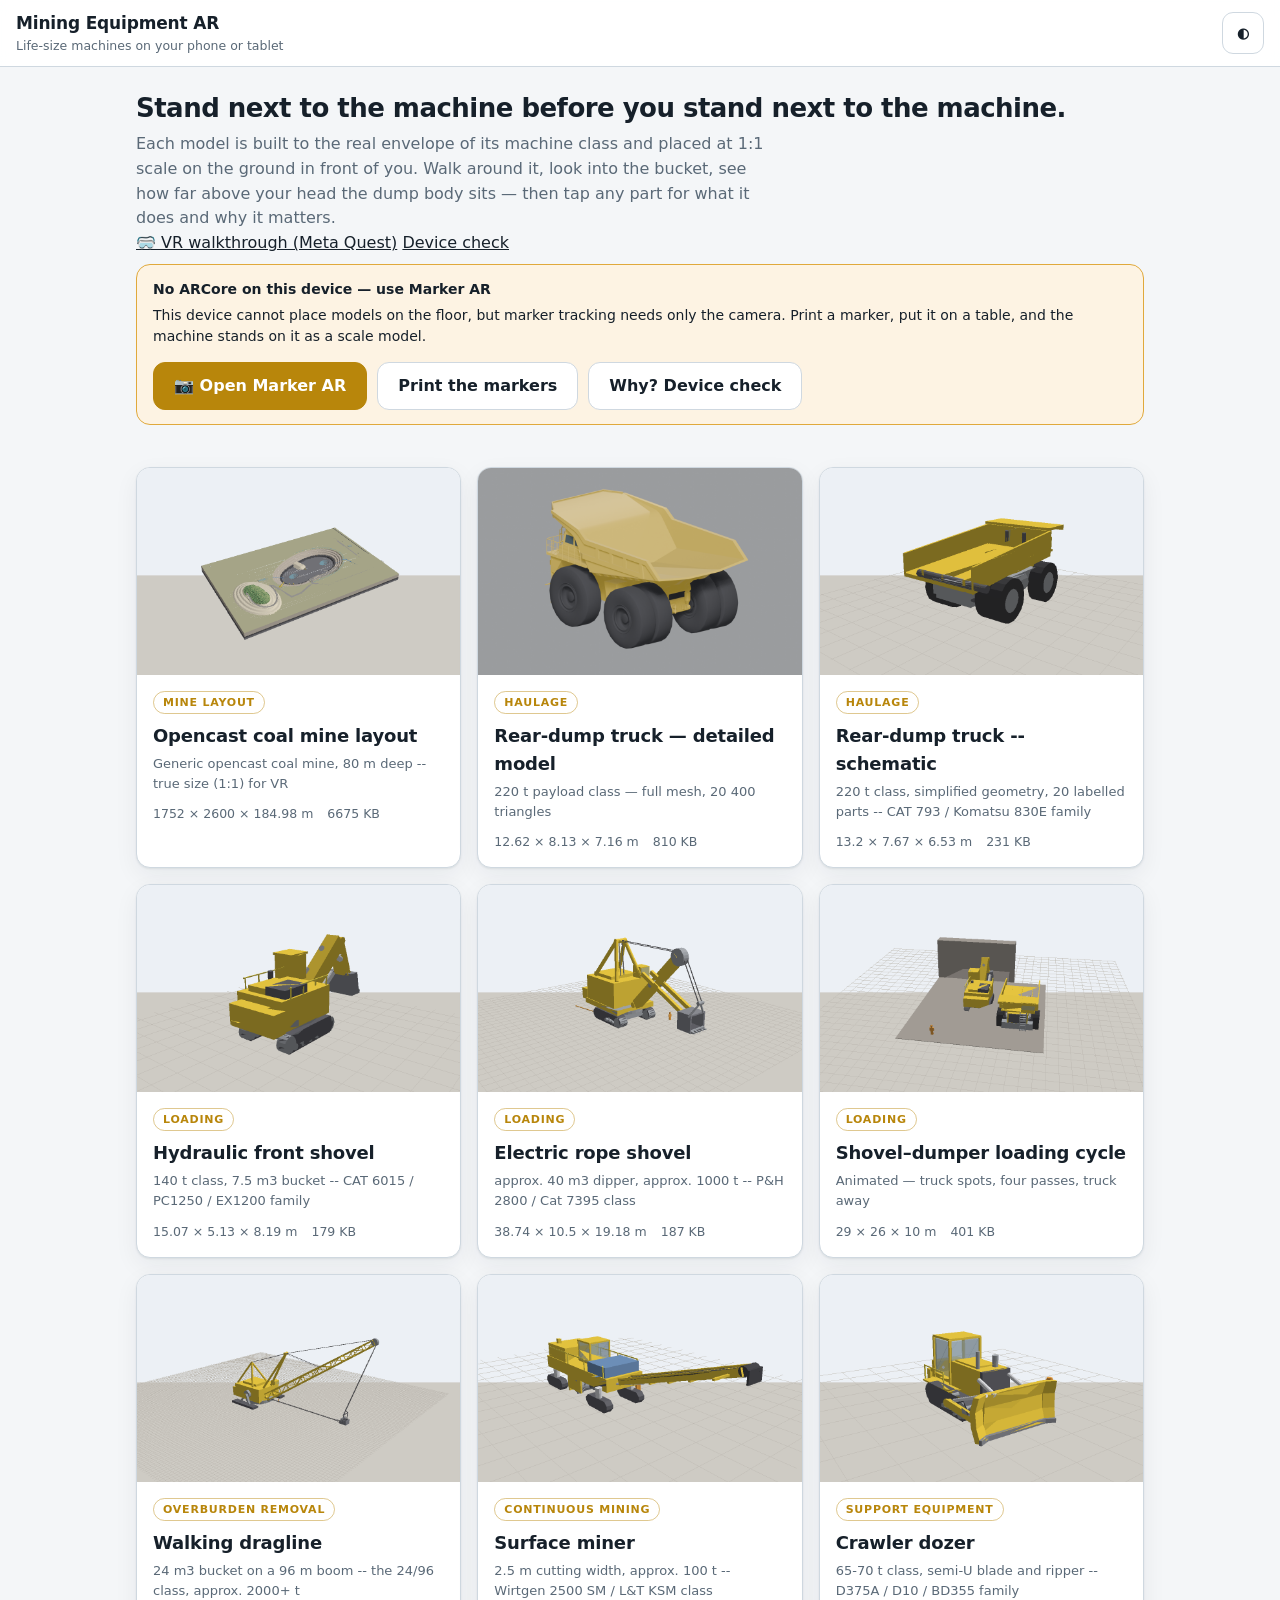
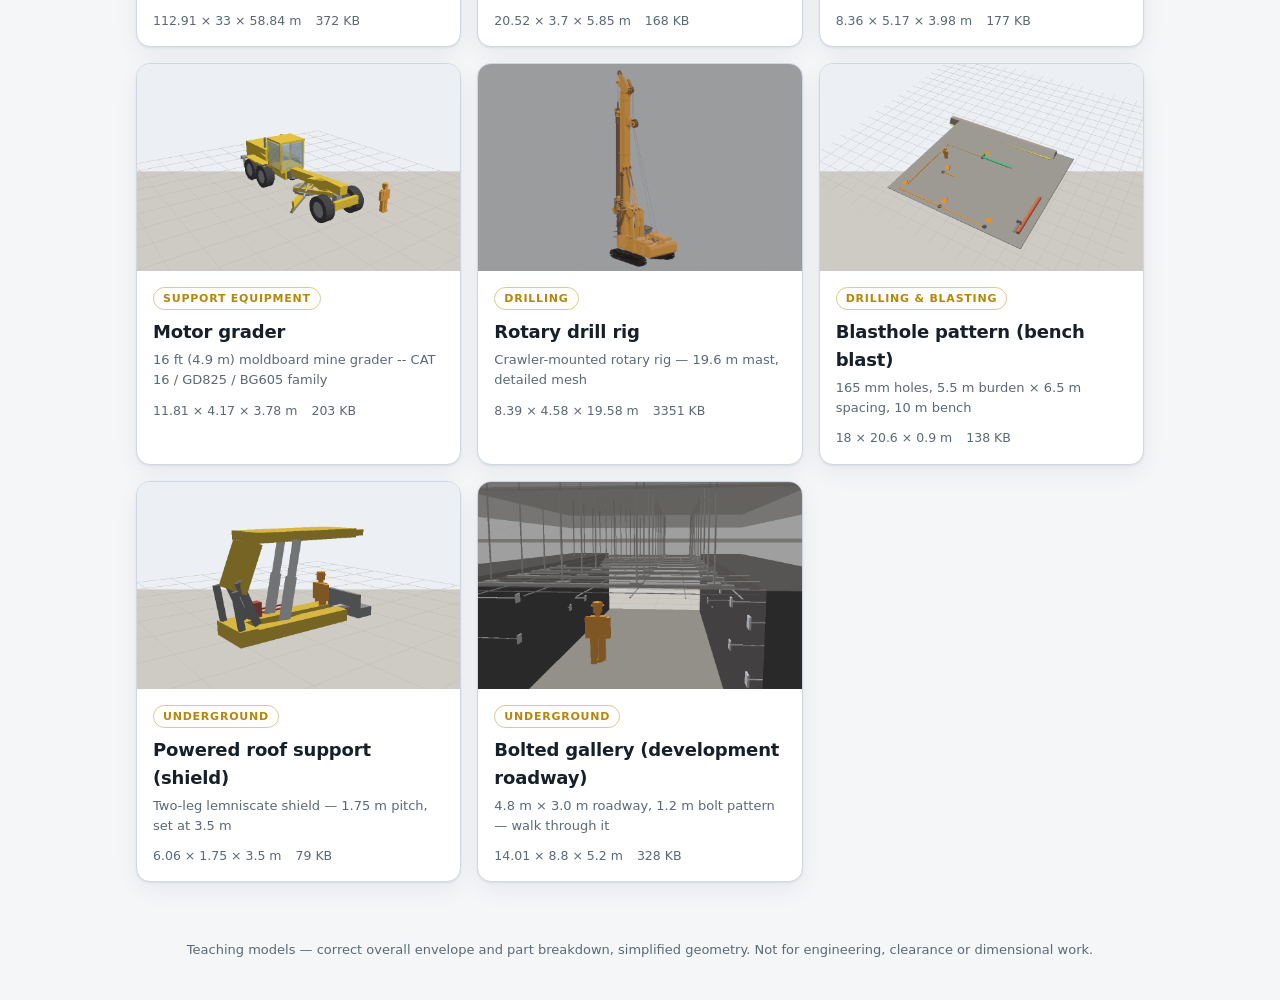
<file: web/index.html>
<!doctype html>
<html lang="en">
<head>
<meta charset="utf-8">
<meta name="viewport" content="width=device-width, initial-scale=1, viewport-fit=cover">
<title>Mining Equipment AR</title>
<meta name="description" content="Augmented-reality models of opencast mining equipment for Android phones and tablets.">
<meta name="theme-color" content="#f0b323">
<link rel="stylesheet" href="app.css">
</head>
<body>

<header class="topbar">
  <div class="grow">
    <h1>Mining Equipment AR</h1>
    <p class="sub">Life-size machines on your phone or tablet</p>
  </div>
  <button class="iconbtn" id="theme" title="Switch light / dark">◐</button>
</header>

<main class="wrap">
  <section class="hero">
    <h2>Stand next to the machine before you stand next to the machine.</h2>
    <p>
      Each model is built to the real envelope of its machine class and placed
      at 1:1 scale on the ground in front of you. Walk around it, look into the
      bucket, see how far above your head the dump body sits — then tap any
      part for what it does and why it matters.
    </p>
    <div class="cta">
      <a class="cta-alt" href="vr.html">🥽 VR walkthrough (Meta Quest)</a>
      <a class="cta-alt" href="check.html">Device check</a>
    </div>
  </section>

  <!-- Above the machine cards on purpose: on a tablet this is the entry
       point that actually works, and below the grid nobody ever finds it. -->
  <div class="note" id="device-note">
    <strong>Checking what this device can do…</strong>
    One moment.
  </div>

  <div id="catalog" class="grid" aria-busy="true"></div>
</main>

<footer>
  Teaching models — correct overall envelope and part breakdown, simplified
  geometry. Not for engineering, clearance or dimensional work.
</footer>

<script>
(function () {
  "use strict";

  var saved = null;
  try { saved = localStorage.getItem("mining-ar-theme"); } catch (e) {}
  if (saved) document.documentElement.setAttribute("data-theme", saved);

  document.getElementById("theme").addEventListener("click", function () {
    var root = document.documentElement;
    var dark = window.matchMedia("(prefers-color-scheme: dark)").matches;
    var current = root.getAttribute("data-theme") || (dark ? "dark" : "light");
    var next = current === "dark" ? "light" : "dark";
    root.setAttribute("data-theme", next);
    try { localStorage.setItem("mining-ar-theme", next); } catch (e) {}
  });

  var grid = document.getElementById("catalog");

  function card(m) {
    var a = document.createElement("a");
    a.className = "card";
    a.href = "viewer.html?m=" + encodeURIComponent(m.id);
    a.innerHTML =
      '<img src="' + m.thumbnail + '" alt="' + m.name + '" loading="lazy">' +
      '<div class="body">' +
        '<span class="tag">' + m.category + "</span>" +
        "<h3>" + m.name + "</h3>" +
        '<p class="sub">' + m.subtitle + "</p>" +
        '<div class="meta">' +
          "<span>" + m.extents_m.length_z + " × " + m.extents_m.width_x +
            " × " + m.extents_m.height_y + " m</span>" +
          "<span>" + Math.round(m.bytes / 1024) + " KB</span>" +
        "</div>" +
      "</div>";
    return a;
  }

  // Tell the user which AR route their device can actually take, rather than
  // letting them discover it by tapping a button that does nothing. Ask the
  // browser, never the user agent and never a Play Store search: the Redmi
  // Pad 2 Pro runs full AR but shows no "Google Play Services for AR" in the
  // store, because the component is preinstalled and hidden from search.
  var note = document.getElementById("device-note");

  function describeDevice(hasWebXR) {
    var secure = window.isSecureContext;
    if (hasWebXR) {
      note.innerHTML =
        "<strong>This device supports full AR</strong>" +
        "Open any machine and tap <em>View at full size in AR</em> to stand it " +
        "on the floor at 1:1. You will want about 20 m² of clear ground." +
        '<div class="cta">' +
          '<a class="cta-alt" href="check.html">Device check</a>' +
        "</div>";
      return;
    }
    note.innerHTML =
      "<strong>No ARCore on this device — use Marker AR</strong>" +
      "This device cannot place models on the floor, but marker tracking " +
      "needs only the camera. Print a marker, put it on a table, and the " +
      "machine stands on it as a scale model." +
      '<div class="cta">' +
        '<a class="cta-main" href="marker.html">📷 Open Marker AR</a>' +
        '<a class="cta-alt" href="print-markers.html">Print the markers</a>' +
        '<a class="cta-alt" href="check.html">Why? Device check</a>' +
      "</div>" +
      (secure ? "" :
        "<p class=\"warn\">⚠ This page is on plain http and not on " +
        "localhost, so the camera is blocked. Connect the tablet by USB and " +
        "run <code>python usb_tablet.py</code>, or serve over https.</p>");
  }

  if (navigator.xr && navigator.xr.isSessionSupported) {
    navigator.xr.isSessionSupported("immersive-ar")
      .then(describeDevice)
      .catch(function () { describeDevice(false); });
  } else {
    describeDevice(false);
  }

  fetch("data/catalog.json", { cache: "no-cache" })
    .then(function (r) {
      if (!r.ok) throw new Error("HTTP " + r.status);
      return r.json();
    })
    .then(function (cat) {
      grid.removeAttribute("aria-busy");
      cat.machines.forEach(function (m) { grid.appendChild(card(m)); });
    })
    .catch(function (err) {
      grid.removeAttribute("aria-busy");
      grid.innerHTML =
        '<div class="note"><strong>Could not load the catalogue</strong>' +
        "Open this page through a web server rather than as a file — run " +
        "<code>python tools/serve.py</code> and use the address it prints. " +
        "(" + err.message + ")</div>";
    });
})();
</script>
</body>
</html>
</file>
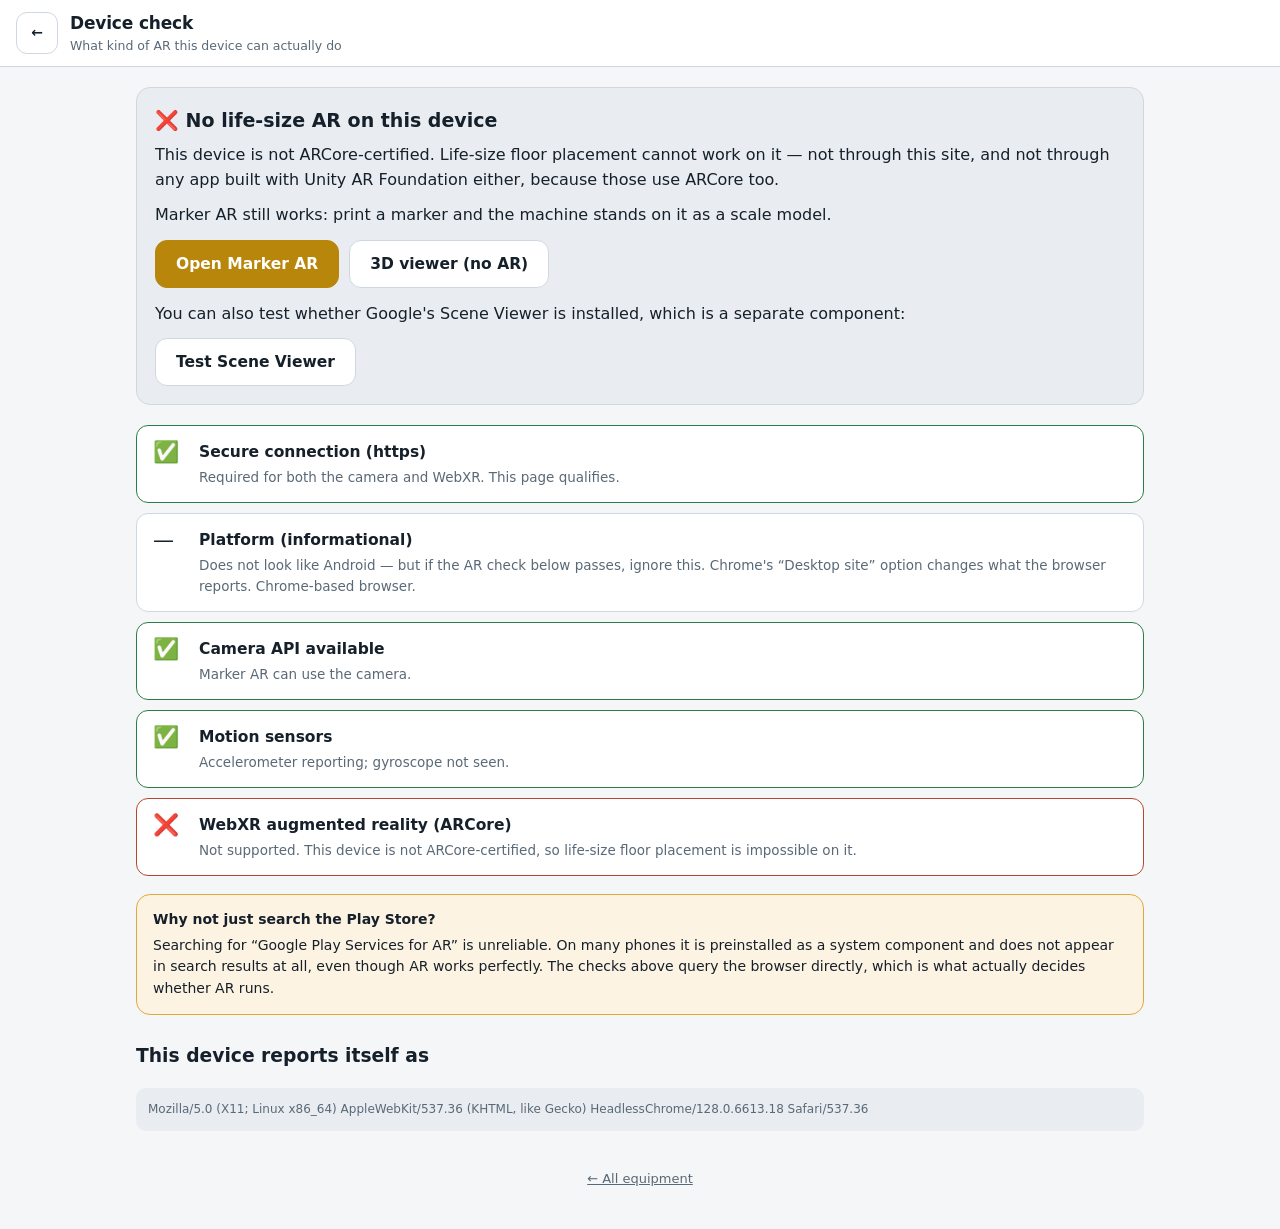
<file: web/check.html>
<!doctype html>
<html lang="en">
<head>
<meta charset="utf-8">
<meta name="viewport" content="width=device-width, initial-scale=1, viewport-fit=cover">
<title>Device check — Mining Equipment AR</title>
<meta name="theme-color" content="#f0b323">
<link rel="stylesheet" href="app.css">
<style>
  .result { display: grid; gap: 10px; margin: 18px 0; }
  .row {
    display: grid; grid-template-columns: 34px 1fr; gap: 12px;
    align-items: start; padding: 14px 16px;
    border: 1px solid var(--line); border-radius: 12px; background: var(--surface);
  }
  .row .mark { font-size: 21px; line-height: 1.2; }
  .row h3 { margin: 0 0 3px; font-size: 15.5px; }
  .row p { margin: 0; font-size: 13.5px; color: var(--muted); }
  .row.yes { border-color: #2e7d46; }
  .row.no  { border-color: #b4472e; }
  .verdict {
    padding: 18px; border-radius: 14px; margin: 20px 0;
    background: var(--surface-2); border: 1px solid var(--line);
  }
  .verdict h2 { margin: 0 0 8px; font-size: 19px; }
  .verdict p { margin: 0 0 10px; }
  .btnrow { display: flex; flex-wrap: wrap; gap: 10px; margin-top: 12px; }
  .b {
    display: inline-flex; align-items: center; justify-content: center;
    min-height: 48px; padding: 0 20px; border-radius: 12px;
    font-size: 15.5px; font-weight: 700; text-decoration: none;
    border: 1px solid var(--line); background: var(--surface); color: var(--text);
  }
  .b.main { background: var(--accent); color: var(--accent-ink); border-color: var(--accent); }
  .ua { font-size: 12px; color: var(--muted); word-break: break-all;
        background: var(--surface-2); padding: 12px; border-radius: 10px; }
</style>
</head>
<body>

<header class="topbar">
  <a class="iconbtn" href="index.html" aria-label="Back">←</a>
  <div class="grow">
    <h1>Device check</h1>
    <p class="sub">What kind of AR this device can actually do</p>
  </div>
</header>

<main class="wrap">
  <div class="verdict" id="verdict">
    <h2>Testing…</h2>
    <p>One moment.</p>
  </div>

  <div class="result" id="result"></div>

  <div class="note">
    <strong>Why not just search the Play Store?</strong>
    Searching for “Google Play Services for AR” is unreliable. On many phones
    it is preinstalled as a system component and does not appear in search
    results at all, even though AR works perfectly. The checks above query the
    browser directly, which is what actually decides whether AR runs.
  </div>

  <h3 style="margin-top:26px">This device reports itself as</h3>
  <p class="ua" id="ua"></p>
</main>

<footer>
  <a href="index.html">← All equipment</a>
</footer>

<script>
(function () {
  "use strict";

  var resultEl = document.getElementById("result");
  var verdictEl = document.getElementById("verdict");
  document.getElementById("ua").textContent = navigator.userAgent;

  var checks = [];

  function add(ok, title, detail) {
    checks.push({ ok: ok, title: title, detail: detail });
  }

  function draw() {
    resultEl.innerHTML = checks.map(function (c) {
      var cls = c.ok === null ? "" : (c.ok ? "yes" : "no");
      var mark = c.ok === null ? "—" : (c.ok ? "✅" : "❌");
      return '<div class="row ' + cls + '">' +
             '<div class="mark">' + mark + "</div>" +
             "<div><h3>" + c.title + "</h3><p>" + c.detail + "</p></div></div>";
    }).join("");
  }

  var ua = navigator.userAgent;
  var isAndroid = /Android/i.test(ua);
  var isChrome = /Chrome\//.test(ua) && !/EdgA|OPR|SamsungBrowser/.test(ua);
  var secure = window.isSecureContext;

  add(secure, "Secure connection (https)",
      secure ? "Required for both the camera and WebXR. This page qualifies."
             : "This page is on plain http, so the camera and WebXR are " +
               "blocked no matter what the hardware can do.");

  // Informational only, never pass/fail. Reading the platform from the user
  // agent is guesswork: Chrome's "Desktop site" toggle rewrites the UA while
  // leaving the hardware untouched, so an Android tablet can report itself as
  // a desktop and still do full AR. The WebXR check below is the real answer
  // and overrules anything guessed here.
  add(null, "Platform (informational)",
      (isAndroid ? "Looks like Android."
                 : "Does not look like Android — but if the AR check below " +
                   "passes, ignore this. Chrome's “Desktop site” option " +
                   "changes what the browser reports.") +
      (isChrome ? " Chrome-based browser." : " Not a Chrome-based browser."));

  var hasCam = !!(navigator.mediaDevices && navigator.mediaDevices.getUserMedia);
  add(hasCam, "Camera API available",
      hasCam ? "Marker AR can use the camera."
             : "No camera API, so no AR of any kind.");

  add(null, "Motion sensors", "checking…");
  add(null, "WebXR augmented reality (ARCore)", "checking…");
  draw();

  // Motion sensors: needed for stable tracking of any kind.
  var motionIndex = 3;
  var gotMotion = false;
  function motionResult(ok, detail) {
    checks[motionIndex] = { ok: ok, title: "Motion sensors", detail: detail };
    draw();
  }
  if (typeof DeviceMotionEvent === "undefined") {
    motionResult(false, "No motion sensor API in this browser.");
  } else {
    var timer = setTimeout(function () {
      if (!gotMotion) {
        motionResult(null, "No readings within 2 seconds. On some devices " +
                     "permission is needed first; this is not conclusive.");
      }
    }, 2000);
    window.addEventListener("devicemotion", function handler(e) {
      if (gotMotion) return;
      gotMotion = true;
      clearTimeout(timer);
      var rot = e.rotationRate && (e.rotationRate.alpha !== null);
      motionResult(true, rot ? "Accelerometer and gyroscope are reporting."
                             : "Accelerometer reporting; gyroscope not seen.");
      window.removeEventListener("devicemotion", handler);
    });
  }

  // The decisive test: WebXR immersive-ar means ARCore is present and working.
  var xrIndex = 4;
  function finish(hasXR, detail) {
    checks[xrIndex] = {
      ok: hasXR, title: "WebXR augmented reality (ARCore)", detail: detail
    };
    draw();
    verdict(hasXR);
  }

  if (!navigator.xr) {
    finish(false, "This browser exposes no WebXR at all, which on Android " +
                  "means Google Play Services for AR is absent.");
  } else if (!navigator.xr.isSessionSupported) {
    finish(false, "WebXR is present but incomplete.");
  } else {
    navigator.xr.isSessionSupported("immersive-ar").then(function (ok) {
      finish(ok, ok ? "Supported. This device can place models on the floor at "
                    + "full size."
                    : "Not supported. This device is not ARCore-certified, so "
                    + "life-size floor placement is impossible on it.");
    }).catch(function () {
      finish(false, "The check failed, which in practice means unsupported.");
    });
  }

  function verdict(hasXR) {
    if (hasXR) {
      verdictEl.innerHTML =
        "<h2>✅ Full AR works on this device</h2>" +
        "<p>You can place a machine on the ground at true 1:1 and walk " +
        "around it. This is the device to use for the life-size demonstration.</p>" +
        '<div class="btnrow">' +
          '<a class="b main" href="viewer.html?m=dumper">Open the dumper</a>' +
          '<a class="b" href="viewer.html?m=shovel">Open the shovel</a>' +
        "</div>";
    } else {
      verdictEl.innerHTML =
        "<h2>❌ No life-size AR on this device</h2>" +
        "<p>This device is not ARCore-certified. Life-size floor placement " +
        "cannot work on it — not through this site, and not through any app " +
        "built with Unity AR Foundation either, because those use ARCore too.</p>" +
        "<p>Marker AR still works: print a marker and the machine stands on " +
        "it as a scale model.</p>" +
        '<div class="btnrow">' +
          '<a class="b main" href="marker.html">Open Marker AR</a>' +
          '<a class="b" href="viewer.html?m=dumper">3D viewer (no AR)</a>' +
        "</div>" +
        "<p style=\"margin-top:14px\">You can also test whether Google's " +
        "Scene Viewer is installed, which is a separate component:</p>" +
        '<div class="btnrow"><a class="b" id="sv" href="#">Test Scene Viewer</a></div>';

      var sv = document.getElementById("sv");
      if (sv) {
        sv.addEventListener("click", function (ev) {
          ev.preventDefault();
          var model = location.href.replace(/check\.html.*$/, "") + "models/dumper.glb";
          var fallback = location.href;
          location.href = "intent://arvr.google.com/scene-viewer/1.0?file=" +
            encodeURIComponent(model) + "&mode=ar_only" +
            "#Intent;scheme=https;package=com.google.android.googlequicksearchbox;" +
            "action=android.intent.action.VIEW;S.browser_fallback_url=" +
            encodeURIComponent(fallback) + ";end;";
        });
      }
    }
  }
})();
</script>
</body>
</html>
</file>
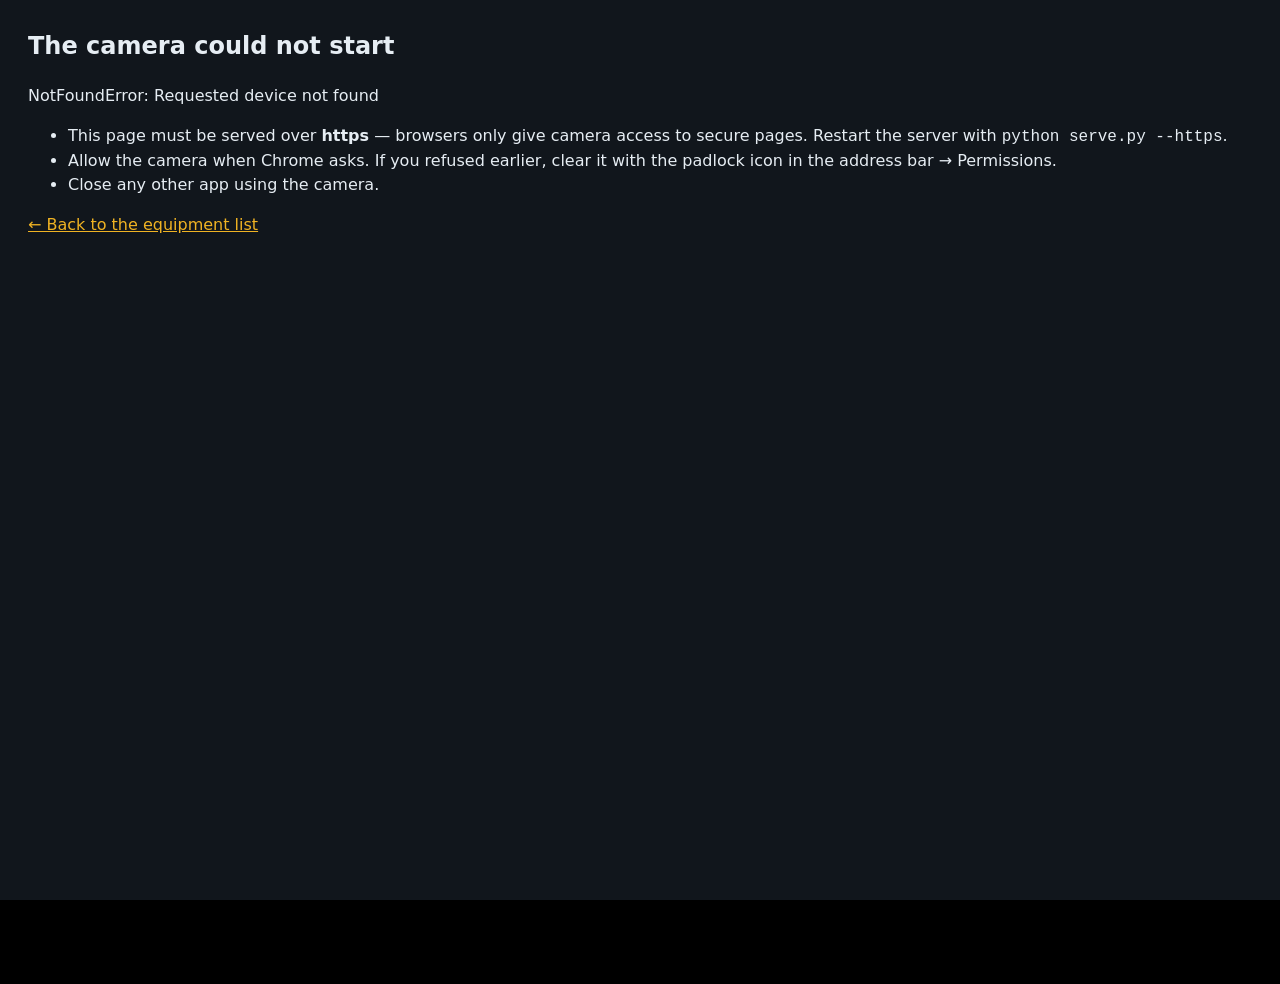
<file: web/marker.html>
<!doctype html>
<html lang="en">
<head>
<meta charset="utf-8">
<meta name="viewport" content="width=device-width, initial-scale=1, maximum-scale=1, user-scalable=no, viewport-fit=cover">
<title>Marker AR — Mining Equipment AR</title>
<meta name="theme-color" content="#f0b323">

<!-- Marker AR needs only a camera, so it runs on tablets that are not
     ARCore-certified (most of them). Both libraries are vendored into
     web/vendor/ by tools/make_markers.py so this also works with no
     internet at all. -->
<script src="vendor/aframe.min.js"></script>
<script src="vendor/aframe-ar.js"></script>

<style>
  :root { --accent: #f0b323; --ink: #11161c; }
  * { box-sizing: border-box; }
  html, body { margin: 0; height: 100%; overflow: hidden; background: #000;
    font: 16px/1.5 system-ui, -apple-system, "Segoe UI", Roboto, sans-serif; }

  /* AR.js injects its own <video>; never hide or reposition it. */
  .a-canvas, video { position: absolute; top: 0; left: 0; }

  .ui { position: fixed; inset: 0; pointer-events: none; z-index: 10;
        display: flex; flex-direction: column; justify-content: space-between; }
  .ui > * { pointer-events: auto; }

  .bar { display: flex; align-items: center; gap: 10px; padding: 10px 12px;
         background: linear-gradient(180deg, rgba(0,0,0,.65), transparent); }
  .bar .spacer { flex: 1; }

  .btn { display: inline-flex; align-items: center; justify-content: center;
         min-height: 42px; padding: 0 14px; border-radius: 11px;
         border: 1px solid rgba(255,255,255,.28); background: rgba(20,24,30,.72);
         color: #fff; font-size: 14px; font-weight: 650; text-decoration: none;
         cursor: pointer; backdrop-filter: blur(6px); }
  .btn[aria-pressed="true"] { background: var(--accent); color: var(--ink);
                              border-color: var(--accent); }

  .status { align-self: center; margin-bottom: 6px; padding: 9px 16px;
            border-radius: 999px; background: rgba(20,24,30,.78); color: #fff;
            font-size: 14px; font-weight: 600; backdrop-filter: blur(6px);
            text-align: center; max-width: 92vw; }
  .status.found { background: rgba(32,120,60,.85); }

  .controls { padding: 10px 12px calc(12px + env(safe-area-inset-bottom));
              background: linear-gradient(0deg, rgba(0,0,0,.7), transparent); }
  .row { display: flex; gap: 8px; overflow-x: auto; scrollbar-width: none;
         padding-bottom: 6px; }
  .row::-webkit-scrollbar { display: none; }
  .row .label { color: #cfd6de; font-size: 12px; font-weight: 700;
                letter-spacing: .06em; text-transform: uppercase;
                align-self: center; flex: 0 0 auto; padding-right: 2px; }
  .chip { flex: 0 0 auto; }

  .size { display: flex; align-items: center; gap: 8px; color: #cfd6de;
          font-size: 13px; margin-top: 8px; }
  .size input { width: 72px; padding: 8px 10px; border-radius: 9px;
                border: 1px solid rgba(255,255,255,.28);
                background: rgba(20,24,30,.72); color: #fff; font: inherit; }

  .fatal { position: fixed; inset: 0; z-index: 50; display: none;
           padding: 28px; background: #11161c; color: #e6edf3; overflow: auto; }
  .fatal h2 { margin-top: 0; }
  .fatal a { color: var(--accent); }
</style>
</head>
<body>

<a-scene
    embedded
    vr-mode-ui="enabled: false"
    device-orientation-permission-ui="enabled: false"
    renderer="antialias: true; alpha: true; colorManagement: true; physicallyCorrectLights: true"
    arjs="sourceType: webcam; debugUIEnabled: false; detectionMode: mono;
          patternRatio: 0.5; maxDetectionRate: 30;
          sourceWidth: 1280; sourceHeight: 960;
          displayWidth: 1280; displayHeight: 960">

  <a-assets timeout="30000">
    <a-asset-item id="dumper" src="models/dumper.glb"></a-asset-item>
    <a-asset-item id="shovel" src="models/shovel.glb"></a-asset-item>
  </a-assets>

  <a-entity light="type: ambient; intensity: 0.75"></a-entity>
  <a-entity light="type: directional; intensity: 0.9"
            position="-1 2.4 1.2"></a-entity>

  <!-- Smoothing matters here: without it a scale model magnifies every
       pixel of marker jitter into a visible shake. -->
  <a-marker id="markerA" preset="hiro"
            smooth="true" smoothCount="8"
            smoothTolerance="0.01" smoothThreshold="3">
    <a-entity id="modelA" gltf-model="#dumper"></a-entity>
  </a-marker>

  <a-marker id="markerB" preset="kanji"
            smooth="true" smoothCount="8"
            smoothTolerance="0.01" smoothThreshold="3">
    <a-entity id="modelB" gltf-model="#shovel"></a-entity>
  </a-marker>

  <a-entity camera></a-entity>
</a-scene>

<div class="ui">
  <div class="bar">
    <a class="btn" href="index.html" aria-label="Back">←</a>
    <div class="spacer"></div>
    <a class="btn" href="print-markers.html" target="_blank">Markers</a>
  </div>

  <div>
    <div id="status" class="status">Starting the camera…</div>
    <div class="controls">
      <div class="row">
        <span class="label">Scale</span>
        <button class="btn chip" data-ratio="50">1:50</button>
        <button class="btn chip" data-ratio="25" aria-pressed="true">1:25</button>
        <button class="btn chip" data-ratio="10">1:10</button>
        <button class="btn chip" data-ratio="5">1:5</button>
      </div>
      <div class="size">
        <label for="mw">Printed marker width</label>
        <input id="mw" type="number" min="3" max="100" step="0.5" value="14">
        <span>cm</span>
        <span id="realsize" class="spacer"></span>
      </div>
    </div>
  </div>
</div>

<div class="fatal" id="fatal">
  <h2>The camera could not start</h2>
  <p id="fatal-why"></p>
  <ul>
    <li>This page must be served over <strong>https</strong> — browsers only
      give camera access to secure pages. Restart the server with
      <code>python serve.py --https</code>.</li>
    <li>Allow the camera when Chrome asks. If you refused earlier, clear it
      with the padlock icon in the address bar → Permissions.</li>
    <li>Close any other app using the camera.</li>
  </ul>
  <p><a href="index.html">← Back to the equipment list</a></p>
</div>

<script>
(function () {
  "use strict";

  var MACHINES = {
    modelA: { name: "Rear-dump truck", lengthM: 13.2, marker: "Marker A (hiro)" },
    modelB: { name: "Hydraulic shovel", lengthM: 15.1, marker: "Marker B (kanji)" }
  };

  var statusEl = document.getElementById("status");
  var realsize = document.getElementById("realsize");
  var widthInput = document.getElementById("mw");
  var ratio = 25;
  var visible = {};

  function markerWidthM() {
    var cm = parseFloat(widthInput.value);
    return (isFinite(cm) && cm > 0 ? cm : 14) / 100;
  }

  // A model authored in metres, parented to a marker whose own width is one
  // unit, needs scale = 1 / (ratio * markerWidth) to come out at that ratio.
  function applyScale() {
    var s = 1 / (ratio * markerWidthM());
    Object.keys(MACHINES).forEach(function (id) {
      var el = document.getElementById(id);
      if (!el) return;
      el.setAttribute("scale", s + " " + s + " " + s);
      // Stand the machine clear of the marker, otherwise it covers the very
      // thing the camera is tracking and the model jumps about.
      var halfLen = (MACHINES[id].lengthM * s) / 2;
      el.setAttribute("position", "0 0 " + (halfLen + 0.6).toFixed(3));
    });
    var dumper = (MACHINES.modelA.lengthM / ratio);
    realsize.textContent = "dumper ≈ " + dumper.toFixed(2) + " m long";
  }

  Array.prototype.forEach.call(document.querySelectorAll("[data-ratio]"), function (b) {
    b.addEventListener("click", function () {
      ratio = parseInt(b.dataset.ratio, 10);
      Array.prototype.forEach.call(document.querySelectorAll("[data-ratio]"), function (o) {
        o.setAttribute("aria-pressed", String(o === b));
      });
      applyScale();
    });
  });
  widthInput.addEventListener("change", applyScale);

  function setStatus() {
    var found = Object.keys(visible).filter(function (k) { return visible[k]; });
    if (!found.length) {
      statusEl.className = "status";
      statusEl.textContent = "Point the camera at a printed marker";
      return;
    }
    statusEl.className = "status found";
    statusEl.textContent = found.map(function (id) {
      return MACHINES[id].name;
    }).join("  +  ") + " — 1:" + ratio;
  }

  [["markerA", "modelA"], ["markerB", "modelB"]].forEach(function (pair) {
    var marker = document.getElementById(pair[0]);
    marker.addEventListener("markerFound", function () {
      visible[pair[1]] = true; setStatus();
    });
    marker.addEventListener("markerLost", function () {
      visible[pair[1]] = false; setStatus();
    });
  });

  var scene = document.querySelector("a-scene");
  function ready() {
    applyScale();
    setStatus();
  }
  if (scene.hasLoaded) ready(); else scene.addEventListener("loaded", ready);

  // Surface camera failures instead of leaving a black screen.
  function fail(why) {
    document.getElementById("fatal-why").textContent = why;
    document.getElementById("fatal").style.display = "block";
  }
  if (!navigator.mediaDevices || !navigator.mediaDevices.getUserMedia) {
    fail("This browser exposes no camera API, which usually means the page "
       + "was loaded over plain http rather than https.");
  } else {
    navigator.mediaDevices.getUserMedia({ video: { facingMode: "environment" } })
      .then(function (stream) {
        stream.getTracks().forEach(function (t) { t.stop(); });   // probe only
      })
      .catch(function (err) { fail(err.name + ": " + err.message); });
  }
})();
</script>
</body>
</html>
</file>
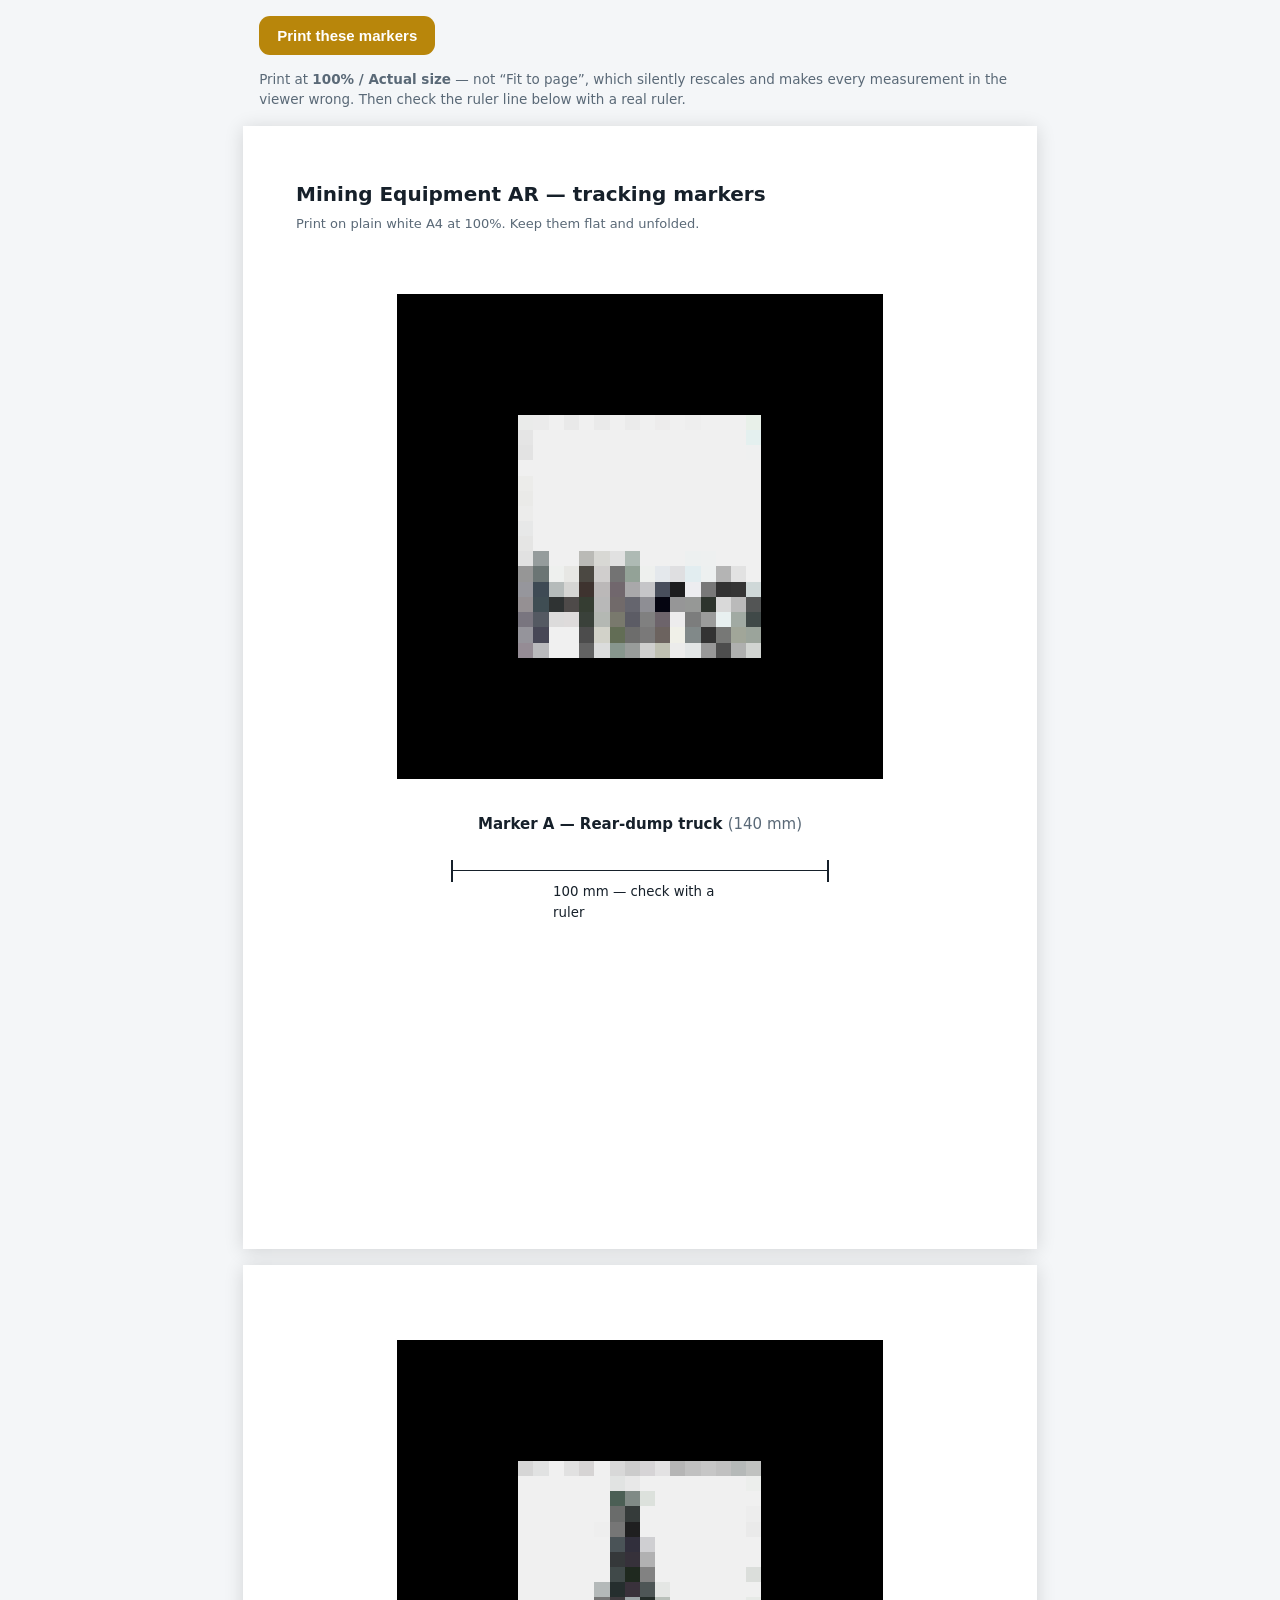
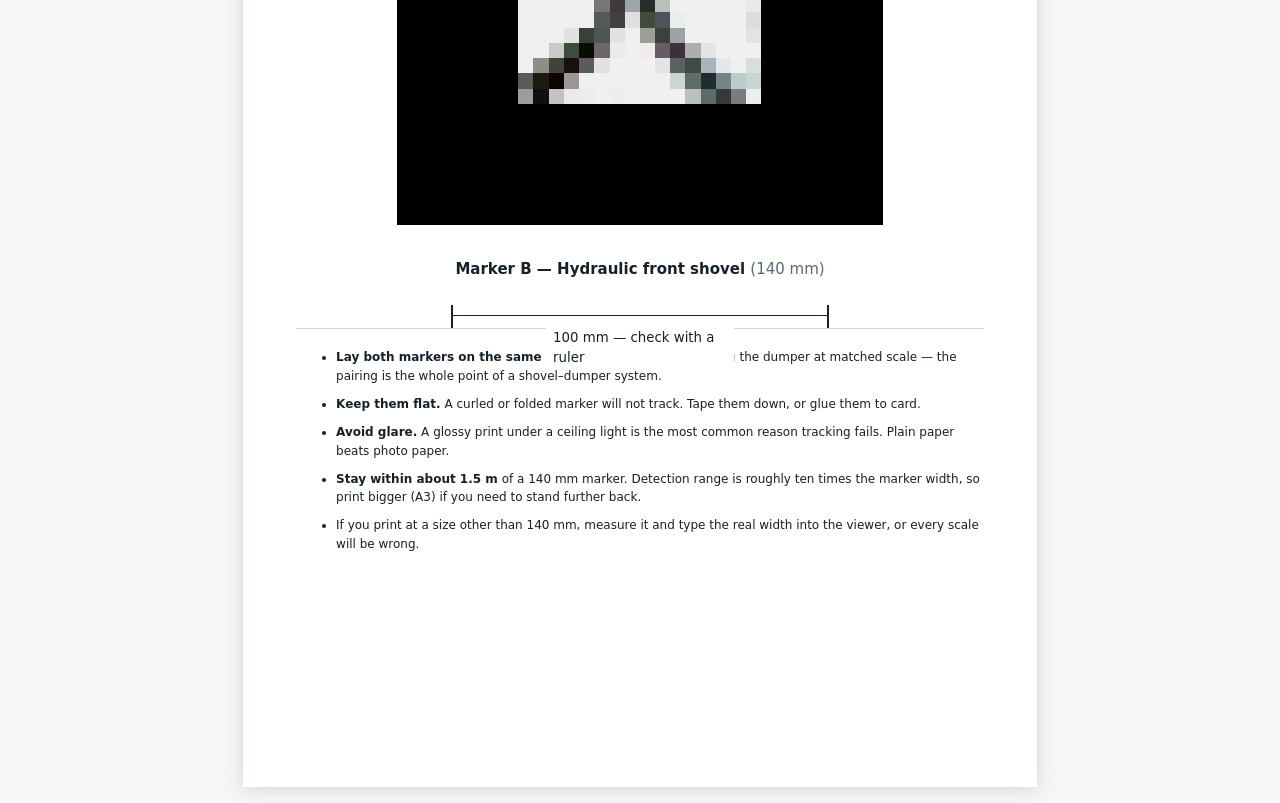
<file: web/print-markers.html>
<!doctype html>
<html lang="en">
<head>
<meta charset="utf-8">
<meta name="viewport" content="width=device-width, initial-scale=1">
<title>Print the AR markers</title>
<style>
  :root { --mm: 1mm; }
  * { box-sizing: border-box; }
  body { margin: 0; background: #f4f6f8; color: #16202a;
         font: 15px/1.55 system-ui, -apple-system, "Segoe UI", Roboto, sans-serif; }

  .sheet { width: 210mm; min-height: 297mm; margin: 16px auto; padding: 14mm;
           background: #fff; box-shadow: 0 2px 18px rgba(0,0,0,.14); }

  h1 { font-size: 20px; margin: 0 0 4px; }
  .sub { color: #5a6977; margin: 0 0 10mm; font-size: 13px; }

  .marker { text-align: center; margin-bottom: 9mm; break-inside: avoid; }
  /* 140 mm is the printed edge-to-edge size of the image, white quiet zone
     included. The viewer's default assumes this number. */
  .marker img { width: 140mm; height: 140mm; display: block; margin: 0 auto;
                image-rendering: pixelated; }
  .marker .cap { font-weight: 700; margin-top: 3mm; }
  .marker .cap span { font-weight: 400; color: #5a6977; }

  .ruler { margin: 8mm auto 0; width: 100mm; border-top: 1.2pt solid #16202a;
           position: relative; }
  .ruler::before, .ruler::after { content: ""; position: absolute; top: -3mm;
           width: 1.2pt; height: 6mm; background: #16202a; }
  .ruler::before { left: 0; } .ruler::after { right: 0; }
  .ruler .t { position: absolute; top: 3mm; left: 50%; transform: translateX(-50%);
           font-size: 10pt; background: #fff; padding: 0 2mm; }

  .notes { font-size: 12px; color: #16202a; border-top: 1px solid #cfd8e0;
           padding-top: 5mm; }
  .notes li { margin-bottom: 2.5mm; }

  .screen-only { max-width: 210mm; margin: 16px auto; padding: 0 16px; }
  .btn { display: inline-block; padding: 11px 18px; border-radius: 11px;
         background: #b8860b; color: #fff; border: 0; font-size: 15px;
         font-weight: 700; cursor: pointer; }

  @media print {
    body { background: #fff; }
    .screen-only { display: none; }
    .sheet { margin: 0; box-shadow: none; width: auto; min-height: 0; padding: 0; }
    @page { size: A4 portrait; margin: 12mm; }
  }
</style>
</head>
<body>

<div class="screen-only">
  <button class="btn" onclick="window.print()">Print these markers</button>
  <p style="color:#5a6977;font-size:13.5px">
    Print at <strong>100% / Actual size</strong> — not “Fit to page”, which
    silently rescales and makes every measurement in the viewer wrong. Then
    check the ruler line below with a real ruler.
  </p>
</div>

<div class="sheet">
  <h1>Mining Equipment AR — tracking markers</h1>
  <p class="sub">Print on plain white A4 at 100%. Keep them flat and unfolded.</p>

  <div class="marker">
    <img src="markers/hiro.png" alt="Marker A">
    <p class="cap">Marker A — Rear-dump truck <span>(140 mm)</span></p>
  </div>

  <div class="ruler"><span class="t">100 mm — check with a ruler</span></div>
</div>

<div class="sheet">
  <div class="marker">
    <img src="markers/kanji.png" alt="Marker B">
    <p class="cap">Marker B — Hydraulic front shovel <span>(140 mm)</span></p>
  </div>

  <div class="ruler"><span class="t">100 mm — check with a ruler</span></div>

  <ul class="notes">
    <li><strong>Lay both markers on the same table</strong> to see the shovel
      loading the dumper at matched scale — the pairing is the whole point of
      a shovel–dumper system.</li>
    <li><strong>Keep them flat.</strong> A curled or folded marker will not
      track. Tape them down, or glue them to card.</li>
    <li><strong>Avoid glare.</strong> A glossy print under a ceiling light is
      the most common reason tracking fails. Plain paper beats photo paper.</li>
    <li><strong>Stay within about 1.5 m</strong> of a 140 mm marker. Detection
      range is roughly ten times the marker width, so print bigger (A3) if you
      need to stand further back.</li>
    <li>If you print at a size other than 140 mm, measure it and type the real
      width into the viewer, or every scale will be wrong.</li>
  </ul>
</div>

</body>
</html>
</file>
<file: web/app.css>
/* Mining equipment AR -- shared styles.
   Mobile-first: the primary device is a phone or 10" tablet held one-handed,
   often outdoors, sometimes in gloves. Large touch targets, high contrast,
   and a light theme by default because screens are read in daylight. */

:root {
  --bg: #f4f6f8;
  --surface: #ffffff;
  --surface-2: #e9edf1;
  --line: #cfd8e0;
  --text: #16202a;
  --muted: #5a6977;
  --accent: #b8860b;
  --accent-ink: #ffffff;
  --warn-bg: #fdf3e3;
  --warn-line: #e0a93c;
  --radius: 14px;
  --shadow: 0 1px 2px rgba(16, 32, 48, .08), 0 8px 24px rgba(16, 32, 48, .06);
}

@media (prefers-color-scheme: dark) {
  :root:not([data-theme="light"]) {
    --bg: #0f1419;
    --surface: #171d25;
    --surface-2: #212a34;
    --line: #2e3a46;
    --text: #e6edf3;
    --muted: #94a3b1;
    --accent: #f0b323;
    --accent-ink: #1a1203;
    --warn-bg: #2a2214;
    --warn-line: #8a6a1d;
    --shadow: 0 1px 2px rgba(0, 0, 0, .4), 0 8px 24px rgba(0, 0, 0, .3);
  }
}

:root[data-theme="dark"] {
  --bg: #0f1419;
  --surface: #171d25;
  --surface-2: #212a34;
  --line: #2e3a46;
  --text: #e6edf3;
  --muted: #94a3b1;
  --accent: #f0b323;
  --accent-ink: #1a1203;
  --warn-bg: #2a2214;
  --warn-line: #8a6a1d;
  --shadow: 0 1px 2px rgba(0, 0, 0, .4), 0 8px 24px rgba(0, 0, 0, .3);
}

* { box-sizing: border-box; }

html { -webkit-text-size-adjust: 100%; }

body {
  margin: 0;
  background: var(--bg);
  color: var(--text);
  font: 16px/1.55 system-ui, -apple-system, "Segoe UI", Roboto, sans-serif;
  overscroll-behavior-y: contain;
}

a { color: inherit; }

.wrap { max-width: 1040px; margin: 0 auto; padding: 0 16px; }

/* ---------------------------------------------------------------- header */

.topbar {
  position: sticky; top: 0; z-index: 20;
  display: flex; align-items: center; gap: 12px;
  padding: 10px 16px;
  background: color-mix(in srgb, var(--surface) 92%, transparent);
  backdrop-filter: blur(8px);
  border-bottom: 1px solid var(--line);
}

.topbar h1 { font-size: 17px; margin: 0; font-weight: 650; letter-spacing: -.01em; }
.topbar .sub { font-size: 12.5px; color: var(--muted); margin: 0; }
.topbar .grow { flex: 1; min-width: 0; }
.topbar .trunc { overflow: hidden; text-overflow: ellipsis; white-space: nowrap; }

.iconbtn {
  display: inline-flex; align-items: center; justify-content: center;
  min-width: 42px; height: 42px; padding: 0 12px;
  border: 1px solid var(--line); border-radius: 11px;
  background: var(--surface); color: var(--text);
  font-size: 14px; font-weight: 600; text-decoration: none;
  cursor: pointer;
}
.iconbtn:active { background: var(--surface-2); }

/* ---------------------------------------------------------------- catalog */

.hero { padding: 26px 0 8px; }
.hero h2 { font-size: 26px; line-height: 1.2; margin: 0 0 8px; letter-spacing: -.02em; }
.hero p { margin: 0; color: var(--muted); max-width: 62ch; }

.grid {
  display: grid; gap: 16px; padding: 18px 0 32px;
  grid-template-columns: repeat(auto-fit, minmax(290px, 1fr));
}

.card {
  display: block; text-decoration: none;
  background: var(--surface); border: 1px solid var(--line);
  border-radius: var(--radius); overflow: hidden; box-shadow: var(--shadow);
}
.card:active { transform: translateY(1px); }
.card img { display: block; width: 100%; aspect-ratio: 25 / 16; object-fit: cover; background: var(--surface-2); }
.card .body { padding: 14px 16px 16px; }
.card .tag {
  display: inline-block; font-size: 11px; font-weight: 700; letter-spacing: .07em;
  text-transform: uppercase; color: var(--accent);
  border: 1px solid color-mix(in srgb, var(--accent) 45%, transparent);
  border-radius: 999px; padding: 2px 9px; margin-bottom: 8px;
}
.card h3 { margin: 0 0 4px; font-size: 18px; letter-spacing: -.01em; }
.card .sub { margin: 0 0 10px; font-size: 13px; color: var(--muted); }
.card .meta { font-size: 12.5px; color: var(--muted); display: flex; gap: 14px; flex-wrap: wrap; }

.note {
  background: var(--warn-bg); border: 1px solid var(--warn-line);
  border-radius: var(--radius); padding: 14px 16px; margin: 0 0 24px;
  font-size: 14px;
}
.note strong { display: block; margin-bottom: 4px; }

/* ---------------------------------------------------------------- viewer */

model-viewer {
  display: block; width: 100%; height: 56vh; min-height: 320px;
  background: linear-gradient(180deg, var(--surface-2), var(--surface));
  --poster-color: transparent;
}

@media (min-width: 760px) { model-viewer { height: 60vh; } }

#ar-btn {
  position: absolute; left: 50%; transform: translateX(-50%); bottom: 16px;
  display: inline-flex; align-items: center; gap: 8px;
  padding: 13px 22px; border: none; border-radius: 999px;
  background: var(--accent); color: var(--accent-ink);
  font-size: 15.5px; font-weight: 700; cursor: pointer;
  box-shadow: 0 4px 18px rgba(0, 0, 0, .28);
}

.hotspot {
  width: 26px; height: 26px; border-radius: 50%;
  border: 2.5px solid #fff; background: var(--accent);
  box-shadow: 0 0 0 1.5px rgba(0, 0, 0, .35);
  cursor: pointer; padding: 0;
  --min-hotspot-opacity: 0.25;
}
.hotspot[data-selected="true"] { background: #fff; border-color: var(--accent); }
/* Captions only on the selected marker -- twenty labels at once is noise,
   especially on a phone held at arm's length in AR. */
.hotspot .caption {
  display: none;
  position: absolute; left: 34px; top: 50%; transform: translateY(-50%);
  white-space: nowrap; font-size: 12.5px; font-weight: 650;
  background: var(--surface); color: var(--text);
  border: 1px solid var(--line); border-radius: 8px;
  padding: 4px 9px; box-shadow: var(--shadow); pointer-events: none;
}
.hotspot[data-selected="true"] .caption { display: block; }

/* model-viewer adds data-visible only while the marker faces the camera
   (we opt in to that attribute in viewer.js). */
.hotspot:not([data-visible]) { display: none; }

.toolbar {
  display: flex; gap: 8px; overflow-x: auto; padding: 12px 16px;
  border-bottom: 1px solid var(--line); background: var(--surface);
  -webkit-overflow-scrolling: touch; scrollbar-width: none;
}
.toolbar::-webkit-scrollbar { display: none; }

.chip {
  flex: 0 0 auto; display: inline-flex; align-items: center; gap: 7px;
  padding: 9px 14px; border-radius: 999px;
  border: 1px solid var(--line); background: var(--bg); color: var(--text);
  font-size: 13.5px; font-weight: 600; cursor: pointer;
}
.chip[aria-pressed="true"] {
  background: var(--accent); color: var(--accent-ink);
  border-color: var(--accent);
}

.tabs {
  display: flex; gap: 2px; padding: 0 10px;
  border-bottom: 1px solid var(--line); background: var(--surface);
  position: sticky; top: 61px; z-index: 10;
}
.tab {
  flex: 1; padding: 13px 6px; border: none; background: none; cursor: pointer;
  color: var(--muted); font-size: 14.5px; font-weight: 650;
  border-bottom: 2.5px solid transparent;
}
.tab[aria-selected="true"] { color: var(--text); border-bottom-color: var(--accent); }

.panel { padding: 16px; }

.partlist { display: grid; gap: 8px; }
.part {
  display: grid; grid-template-columns: 1fr auto; align-items: center; gap: 10px;
  width: 100%; text-align: left; cursor: pointer;
  padding: 13px 14px; border: 1px solid var(--line); border-radius: 12px;
  background: var(--surface); color: var(--text); font: inherit;
}
.part[aria-expanded="true"] { border-color: var(--accent); background: var(--surface); }
.part .name { font-weight: 650; font-size: 15px; }
.part .arrow { color: var(--muted); font-size: 13px; }
.part .note {
  grid-column: 1 / -1; margin: 6px 0 0; padding: 0; border: 0; background: none;
  font-size: 14px; color: var(--muted); line-height: 1.5;
}

table.specs { width: 100%; border-collapse: collapse; font-size: 14.5px; }
table.specs th, table.specs td {
  text-align: left; padding: 11px 4px; border-bottom: 1px solid var(--line);
  vertical-align: top;
}
table.specs th { font-weight: 600; color: var(--muted); width: 46%; }

ul.safety { margin: 0; padding-left: 20px; }
ul.safety li { margin-bottom: 11px; font-size: 14.5px; }

.summary { margin: 0 0 18px; font-size: 15px; color: var(--muted); max-width: 70ch; }

.hint {
  margin-top: 18px; padding: 13px 15px; border-radius: 12px;
  background: var(--surface-2); font-size: 13.5px; color: var(--muted);
}
.hint strong { color: var(--text); }

.stage { position: relative; background: var(--surface); }

footer {
  padding: 26px 16px 40px; color: var(--muted); font-size: 13px;
  text-align: center;
}

/* Call-to-action inside the capability note. The Marker AR entry point has to
   be unmissable on a tablet -- it is the only route that works there. */
.note .cta {
  display: flex; flex-wrap: wrap; gap: 10px; margin-top: 14px;
}
.note .cta-main, .note .cta-alt {
  display: inline-flex; align-items: center; justify-content: center;
  min-height: 48px; padding: 0 20px; border-radius: 12px;
  font-size: 16px; font-weight: 700; text-decoration: none;
}
.note .cta-main { background: var(--accent); color: var(--accent-ink);
                  border: 1px solid var(--accent); }
.note .cta-alt  { background: var(--surface); color: var(--text);
                  border: 1px solid var(--line); }
.note .cta-main:active, .note .cta-alt:active { transform: translateY(1px); }
.note .warn { margin: 12px 0 0; font-size: 13.5px; }
</file>
